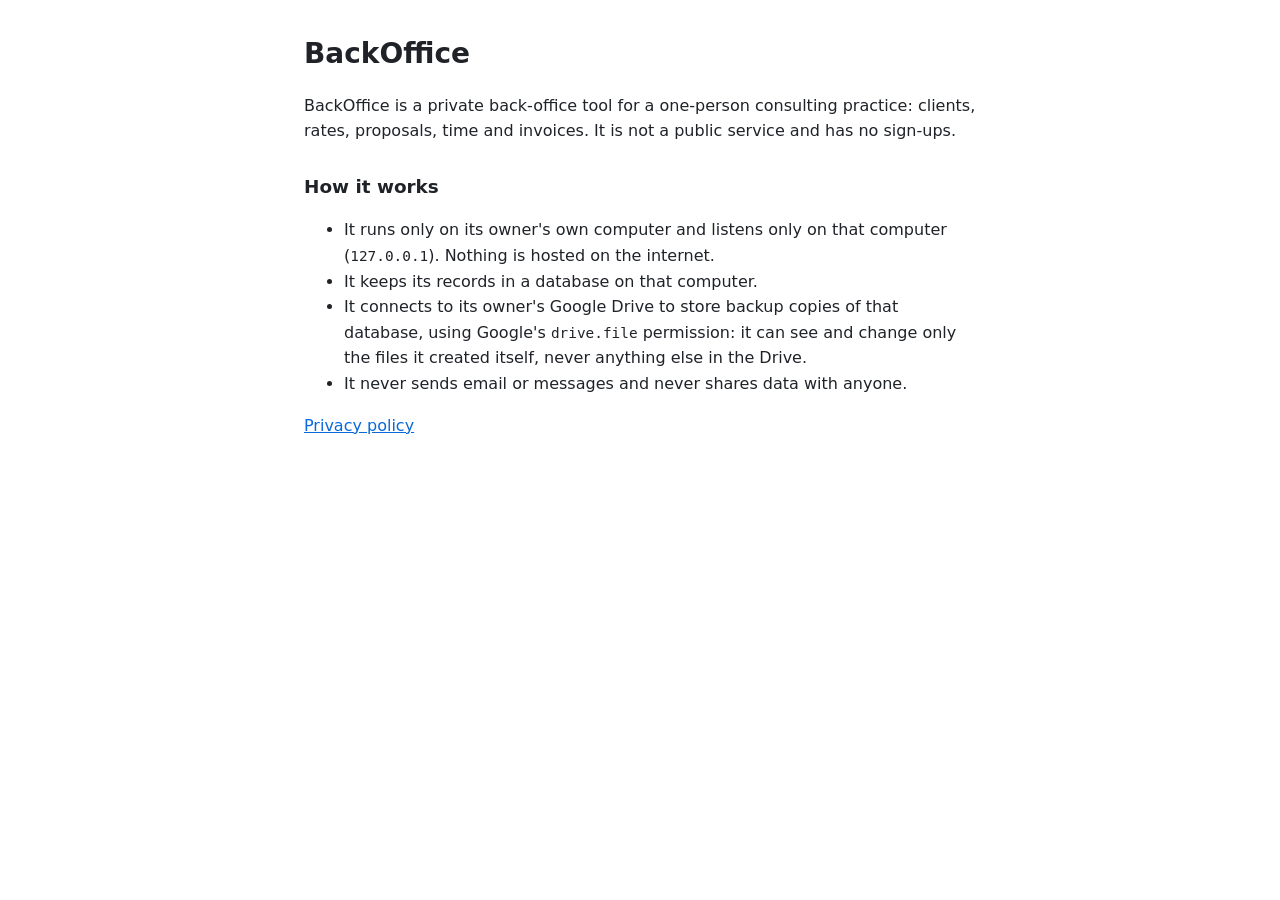
<file: index.html>
<!doctype html>
<html lang="en">
<head>
<meta charset="utf-8">
<meta name="viewport" content="width=device-width, initial-scale=1">
<title>BackOffice</title>
<link rel="stylesheet" href="style.css">
</head>
<body>
<main>
  <h1>BackOffice</h1>
  <p>BackOffice is a private back-office tool for a one-person consulting practice: clients,
  rates, proposals, time and invoices. It is not a public service and has no sign-ups.</p>

  <h2>How it works</h2>
  <ul>
    <li>It runs only on its owner's own computer and listens only on that computer
      (<code>127.0.0.1</code>). Nothing is hosted on the internet.</li>
    <li>It keeps its records in a database on that computer.</li>
    <li>It connects to its owner's Google Drive to store backup copies of that database, using
      Google's <code>drive.file</code> permission: it can see and change only the files it
      created itself, never anything else in the Drive.</li>
    <li>It never sends email or messages and never shares data with anyone.</li>
  </ul>

  <p><a href="privacy.html">Privacy policy</a></p>
</main>
</body>
</html>
</file>
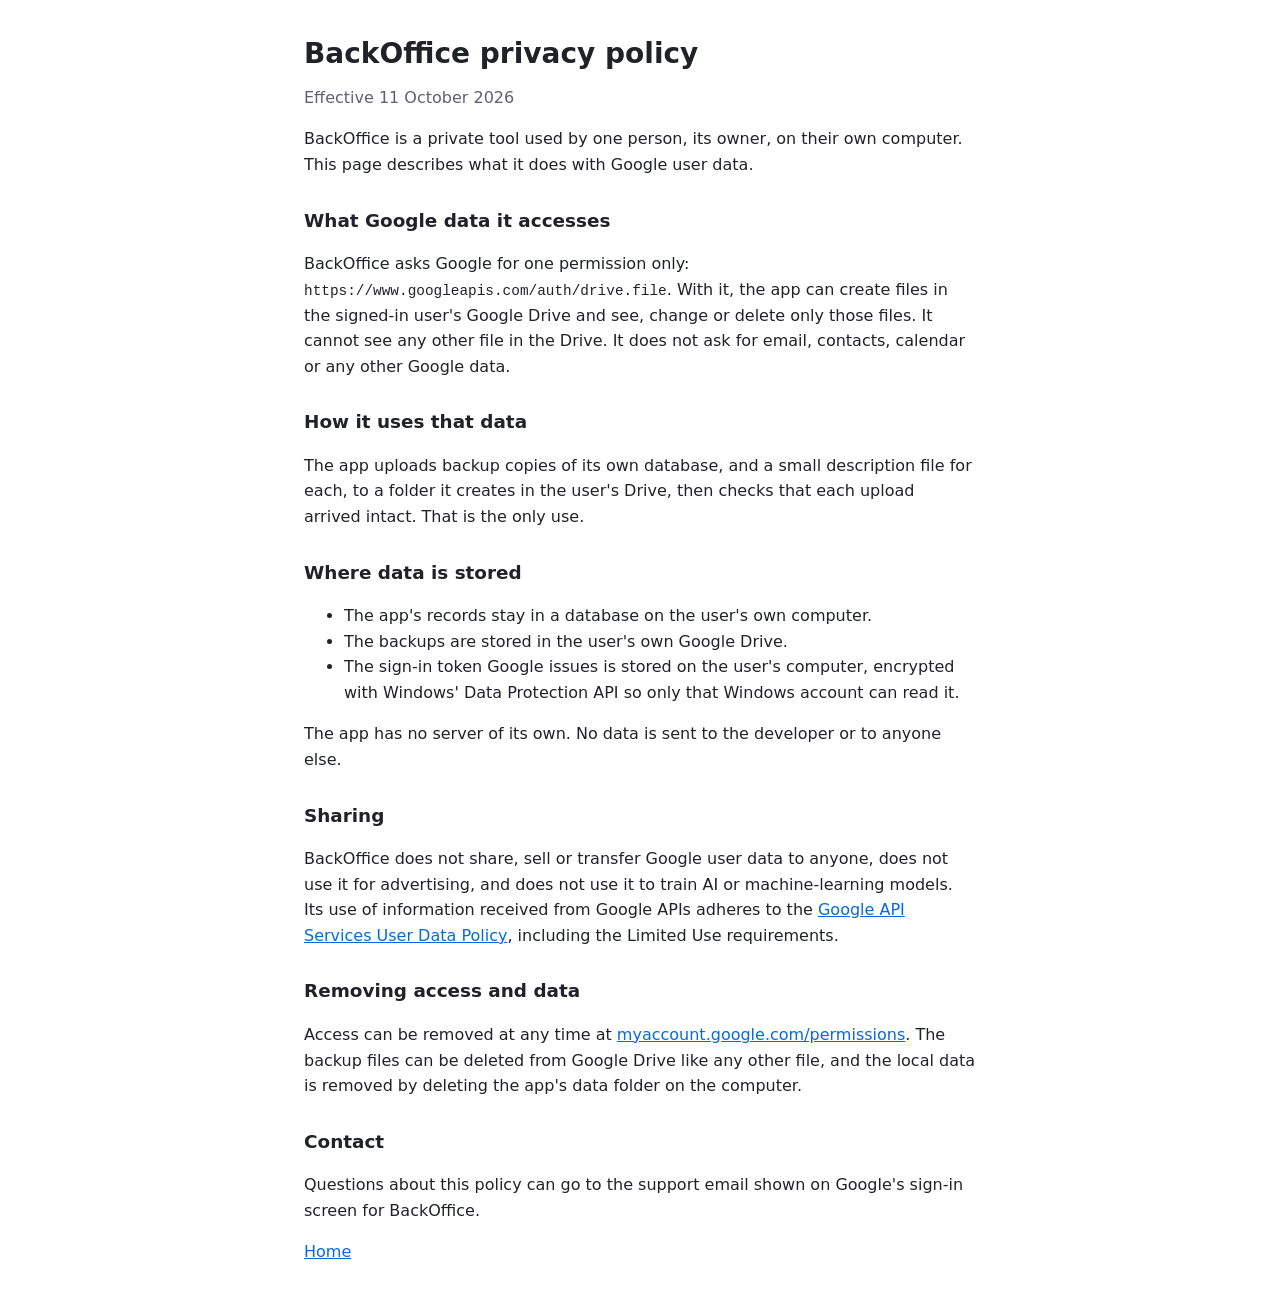
<file: privacy.html>
<!doctype html>
<html lang="en">
<head>
<meta charset="utf-8">
<meta name="viewport" content="width=device-width, initial-scale=1">
<title>BackOffice privacy policy</title>
<link rel="stylesheet" href="style.css">
</head>
<body>
<main>
  <h1>BackOffice privacy policy</h1>
  <p class="meta">Effective 11 October 2026</p>

  <p>BackOffice is a private tool used by one person, its owner, on their own computer. This
  page describes what it does with Google user data.</p>

  <h2>What Google data it accesses</h2>
  <p>BackOffice asks Google for one permission only:
  <code>https://www.googleapis.com/auth/drive.file</code>. With it, the app can create files in
  the signed-in user's Google Drive and see, change or delete only those files. It cannot see
  any other file in the Drive. It does not ask for email, contacts, calendar or any other
  Google data.</p>

  <h2>How it uses that data</h2>
  <p>The app uploads backup copies of its own database, and a small description file for each,
  to a folder it creates in the user's Drive, then checks that each upload arrived intact.
  That is the only use.</p>

  <h2>Where data is stored</h2>
  <ul>
    <li>The app's records stay in a database on the user's own computer.</li>
    <li>The backups are stored in the user's own Google Drive.</li>
    <li>The sign-in token Google issues is stored on the user's computer, encrypted with
      Windows' Data Protection API so only that Windows account can read it.</li>
  </ul>
  <p>The app has no server of its own. No data is sent to the developer or to anyone else.</p>

  <h2>Sharing</h2>
  <p>BackOffice does not share, sell or transfer Google user data to anyone, does not use it
  for advertising, and does not use it to train AI or machine-learning models. Its use of
  information received from Google APIs adheres to the
  <a href="https://developers.google.com/terms/api-services-user-data-policy">Google API
  Services User Data Policy</a>, including the Limited Use requirements.</p>

  <h2>Removing access and data</h2>
  <p>Access can be removed at any time at
  <a href="https://myaccount.google.com/permissions">myaccount.google.com/permissions</a>.
  The backup files can be deleted from Google Drive like any other file, and the local data
  is removed by deleting the app's data folder on the computer.</p>

  <h2>Contact</h2>
  <p>Questions about this policy can go to the support email shown on Google's sign-in screen
  for BackOffice.</p>

  <p><a href="index.html">Home</a></p>
</main>
</body>
</html>
</file>
<file: style.css>
body { margin: 0; background: #ffffff; color: #1f2328; font: 16px/1.6 system-ui, sans-serif; }
main { max-width: 42rem; margin: 0 auto; padding: 2rem 1rem; }
h1 { font-size: 1.75rem; margin: 0 0 1rem; }
h2 { font-size: 1.15rem; margin: 1.75rem 0 0.5rem; }
code { font-size: 0.9em; overflow-wrap: anywhere; }
a { color: #0969da; }
.meta { color: #59636e; margin-top: -0.5rem; }
</file>
